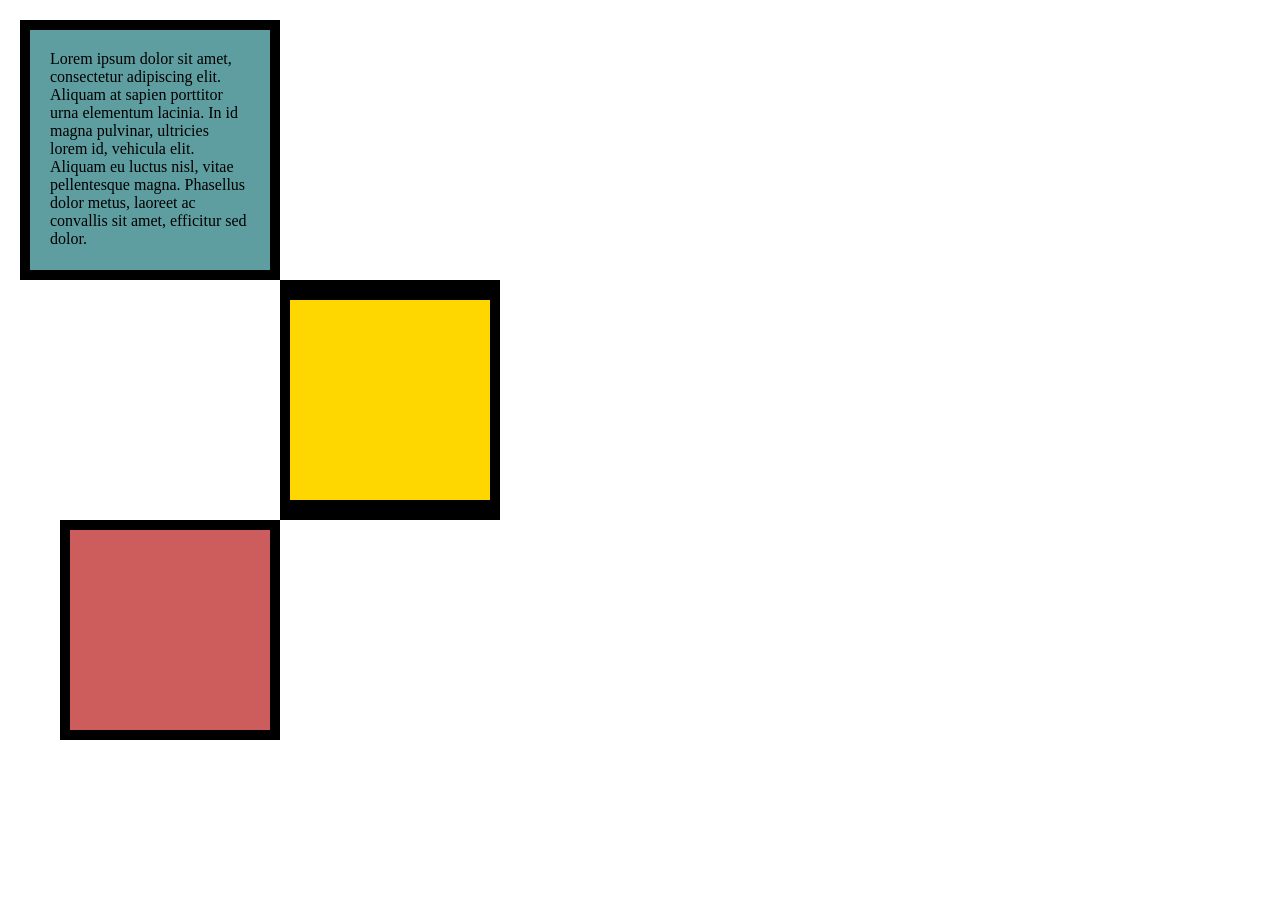
<file: CSS Activity 2/index.html>
<!DOCTYPE html>
<html lang="en">

<head>
  <meta charset="UTF-8">
  <title>CSS Box Model</title>
  <style>
     body{
      margin:0;
      padding:20px;
    }
    .box{
      width:200px;
      height:200px;
    }
   .box-1{
      background-color:cadetblue;
      padding:20px;
      border:10px solid black;
      margin:0;
    }
   .box-2{
      background-color:gold;
      border-style:solid;
      border-color:black;
      border-width:20px 10px; 
      margin-left:260px;   
    }
   .box-3{
      background-color:indianred;
      border:10px solid black;
      margin-left:40px;   
    }
  </style>
</head>
<body>
  <div class="box box-1">
    <p style="margin:0;">
      
      Lorem ipsum dolor sit amet, consectetur adipiscing elit. Aliquam at sapien porttitor urna elementum lacinia. In
      id magna pulvinar, ultricies lorem id, vehicula elit. Aliquam eu luctus nisl, vitae pellentesque magna. Phasellus
      dolor metus, laoreet ac convallis sit amet, efficitur sed dolor.
    </p>
  </div>
  <div class="box box-2"></div>
  <div class="box box-3"></div>
</head>


  <!-- TODOs:
1. Create 3 Boxes using the div element.
2. Set their sizes to 200px heigh by 200px wide.
3. Set different background colors for each of the boxes (I used cadetblue, gold and indianred).
4. Add a paragraph <p> element into the first div and add the following words:
    Lorem ipsum dolor sit amet, consectetur adipiscing elit. Aliquam at sapien porttitor urna elementum lacinia. In
    id magna pulvinar, ultricies lorem id, vehicula elit. Aliquam eu luctus nisl, vitae pellentesque magna. Phasellus
    dolor metus, laoreet ac convallis sit amet, efficitur sed dolor.
5. Set the 1st div to have 20px padding all around with a black 10px border.
6. Fix the style of the <p> element to remove all margins.
Hint: Use the CSS inspector in Chrome.
7. Set the 2nd div to have a 20px border on top and bottom and 10px border left and right. (See goal image)
8. Set the 3rd div to have a 10px border 
9. Set the margins for the divs so that each box corner touches the other. (See the goal image)
-->

</body>

</html>
</file>
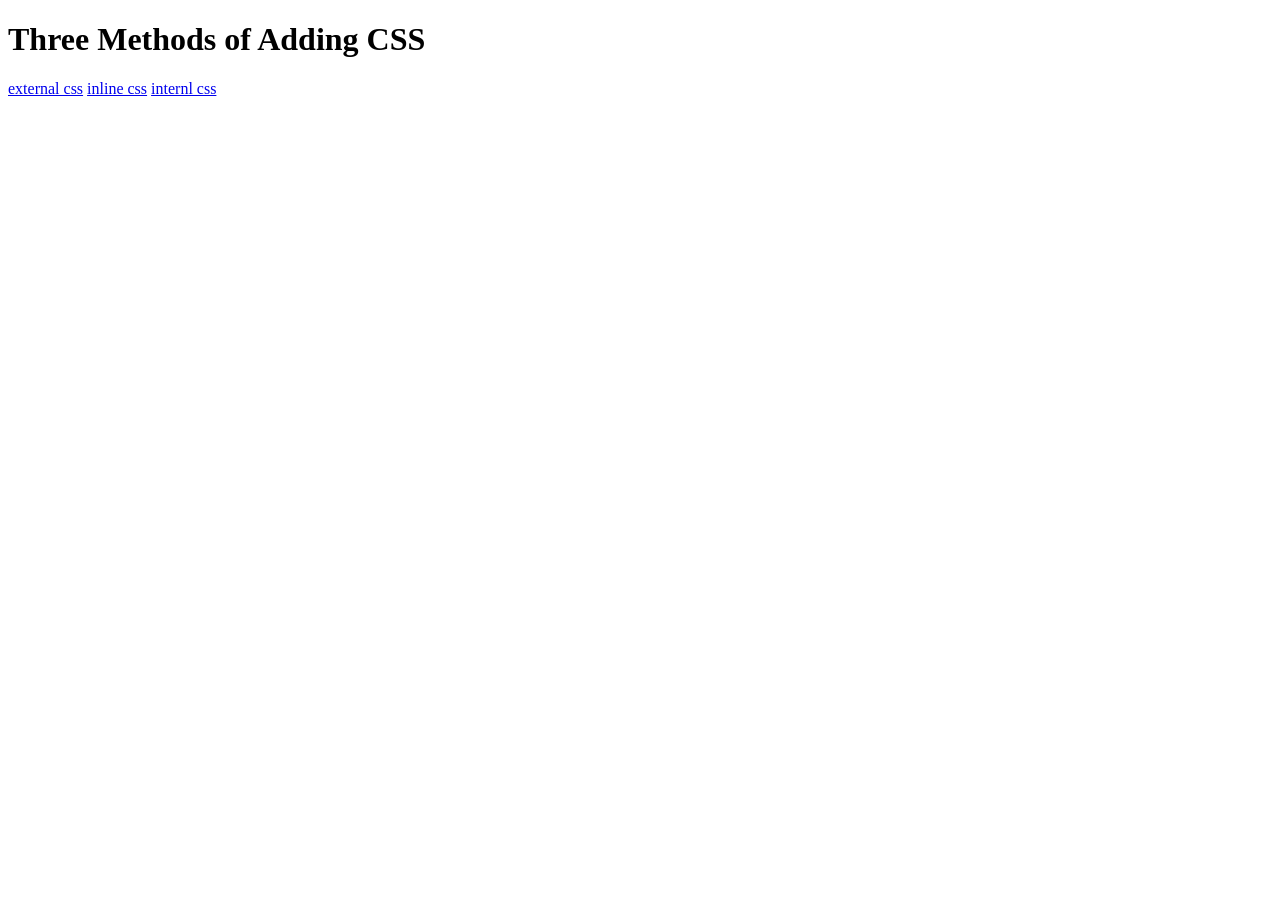
<file: Lab practical 1/index.html>
<!DOCTYPE html>
<html lang="en">

<head>
  <link rel="stylesheet" href="C:\Users\Lenovo\Downloads\css-activity1\css-activity1\style.css">
  <meta charset="UTF-8">
  <title>Adding CSS</title>
</head>

<body>
  <h1 class="p">Three Methods of Adding CSS</h1>
  <a href="C:\Users\Lenovo\Downloads\css-activity1\css-activity1\external.html">external css</a> 
   <a href="C:\Users\Lenovo\Downloads\css-activity1\css-activity1\inline.html">inline css</a>
   <a href="C:\Users\Lenovo\Downloads\css-activity1\css-activity1\internal.html">internl css</a>

</body>

</html>
</file>
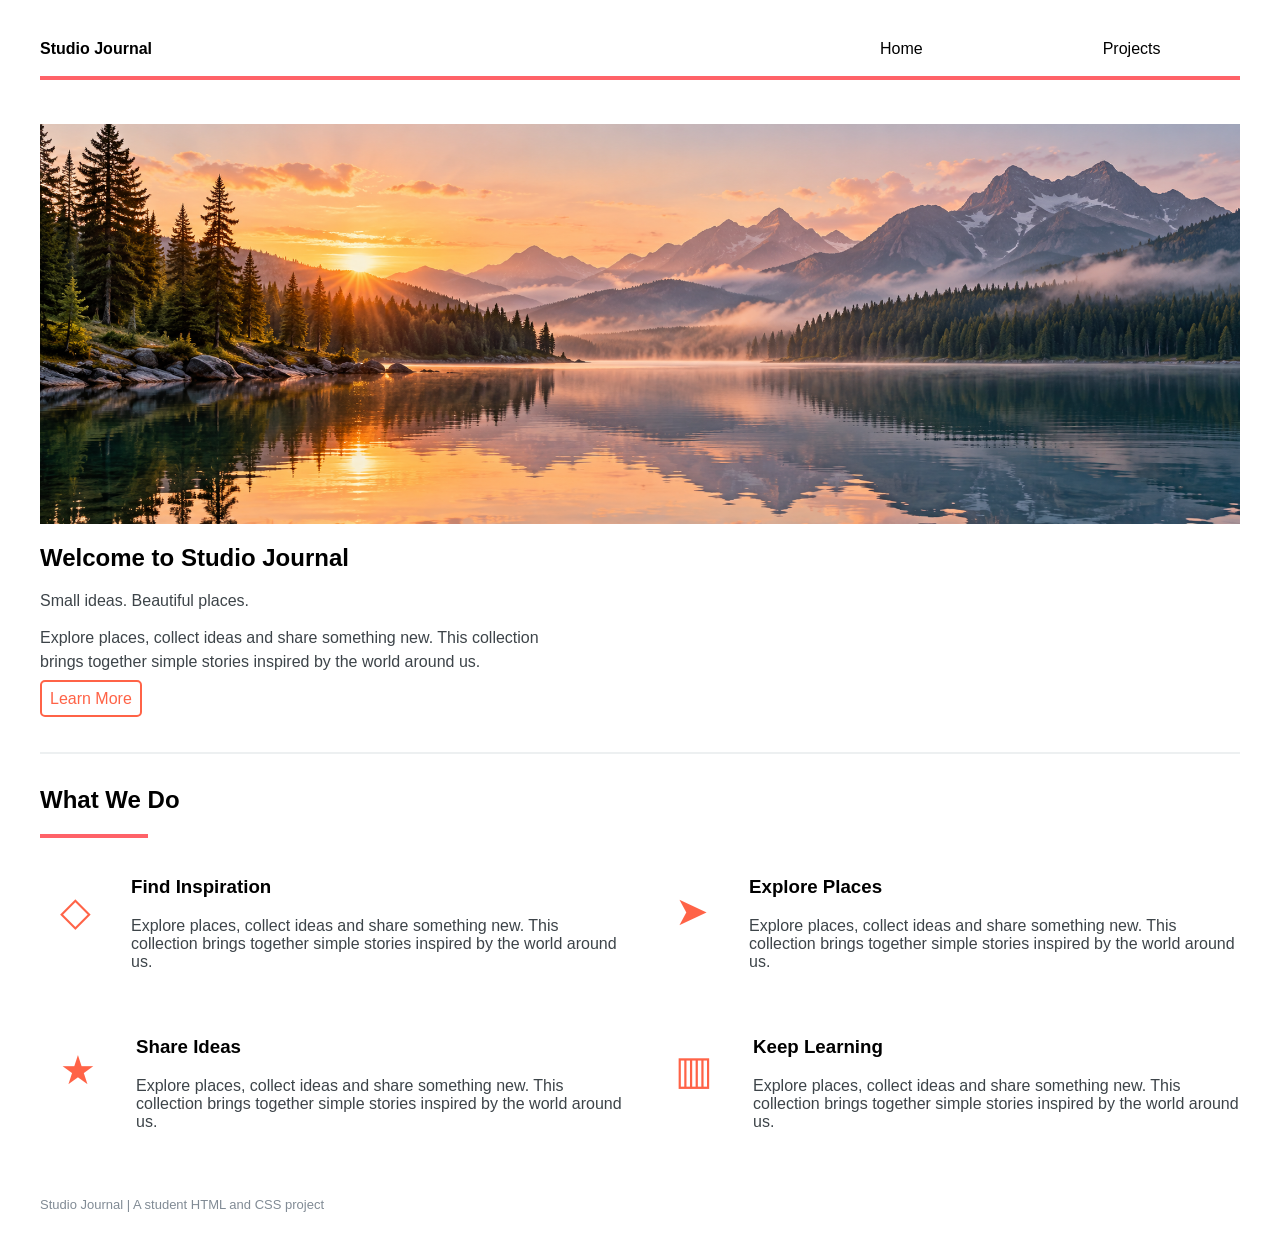
<file: Lab practical 2/index.html>
<!DOCTYPE html>
<html lang="en">
<head>
    <meta charset="UTF-8">
    <meta name="viewport" content="width=device-width, initial-scale=1.0">
    <title>Studio Journal | Home</title>
    <link rel="stylesheet" href="style.css">
</head>
<body class="body-class">
    <header class="header-main">
        <a class="logo" href="index.html"><strong>Studio Journal</strong></a>
        <nav class="nav">
            <a href="index.html" class="active" aria-current="page">Home</a>
            <a href="projects.html" class="projects1">Projects</a>
        </nav>
        
    </header>
    <hr class="line">
    <main>
        <section class="intro">
            <img class="banner" src="images/pic10.png" alt="Mountain lake at sunrise">
            <h1 class="welcome">Welcome to Studio Journal</h1>
            <p class="subtitle">Small ideas. Beautiful places.</p>
            <p class="Explore">Explore places, collect ideas and share something new. This collection brings together simple stories inspired by the world around us.</p>
            <a class="button1" href="#features">Learn More</a>
            <hr class="hrTag">
        </section>

        <section id="features">
            <h2>What We Do</h2>
            <hr class="line3">
            <div class="features">
                <article class="feature">
                    <span class="icon" aria-hidden="true">◇</span>
                    <div>
                        <h3>Find Inspiration</h3>
                        <p>Explore places, collect ideas and share something new. This collection brings together simple stories inspired by the world around us.</p>
                    </div>
                </article>
                <article class="feature">
                    <span class="icon" aria-hidden="true">➤</span>
                    <div>
                        <h3>Explore Places</h3>
                        <p>Explore places, collect ideas and share something new. This collection brings together simple stories inspired by the world around us.</p>
                    </div>
                </article>
                <article class="feature">
                    <span class="icon" aria-hidden="true">★</span>
                    <div>
                        <h3>Share Ideas</h3>
                        <p>Explore places, collect ideas and share something new. This collection brings together simple stories inspired by the world around us.</p>
                    </div>
                </article>
                <article class="feature">
                    <span class="icon" aria-hidden="true">▥</span>
                    <div>
                        <h3>Keep Learning</h3>
                        <p>Explore places, collect ideas and share something new. This collection brings together simple stories inspired by the world around us.</p>
                    </div>
                </article>
            </div>
        </section>
    </main>
    <footer>Studio Journal | A student HTML and CSS project</footer>
</body>
</html>
</file>
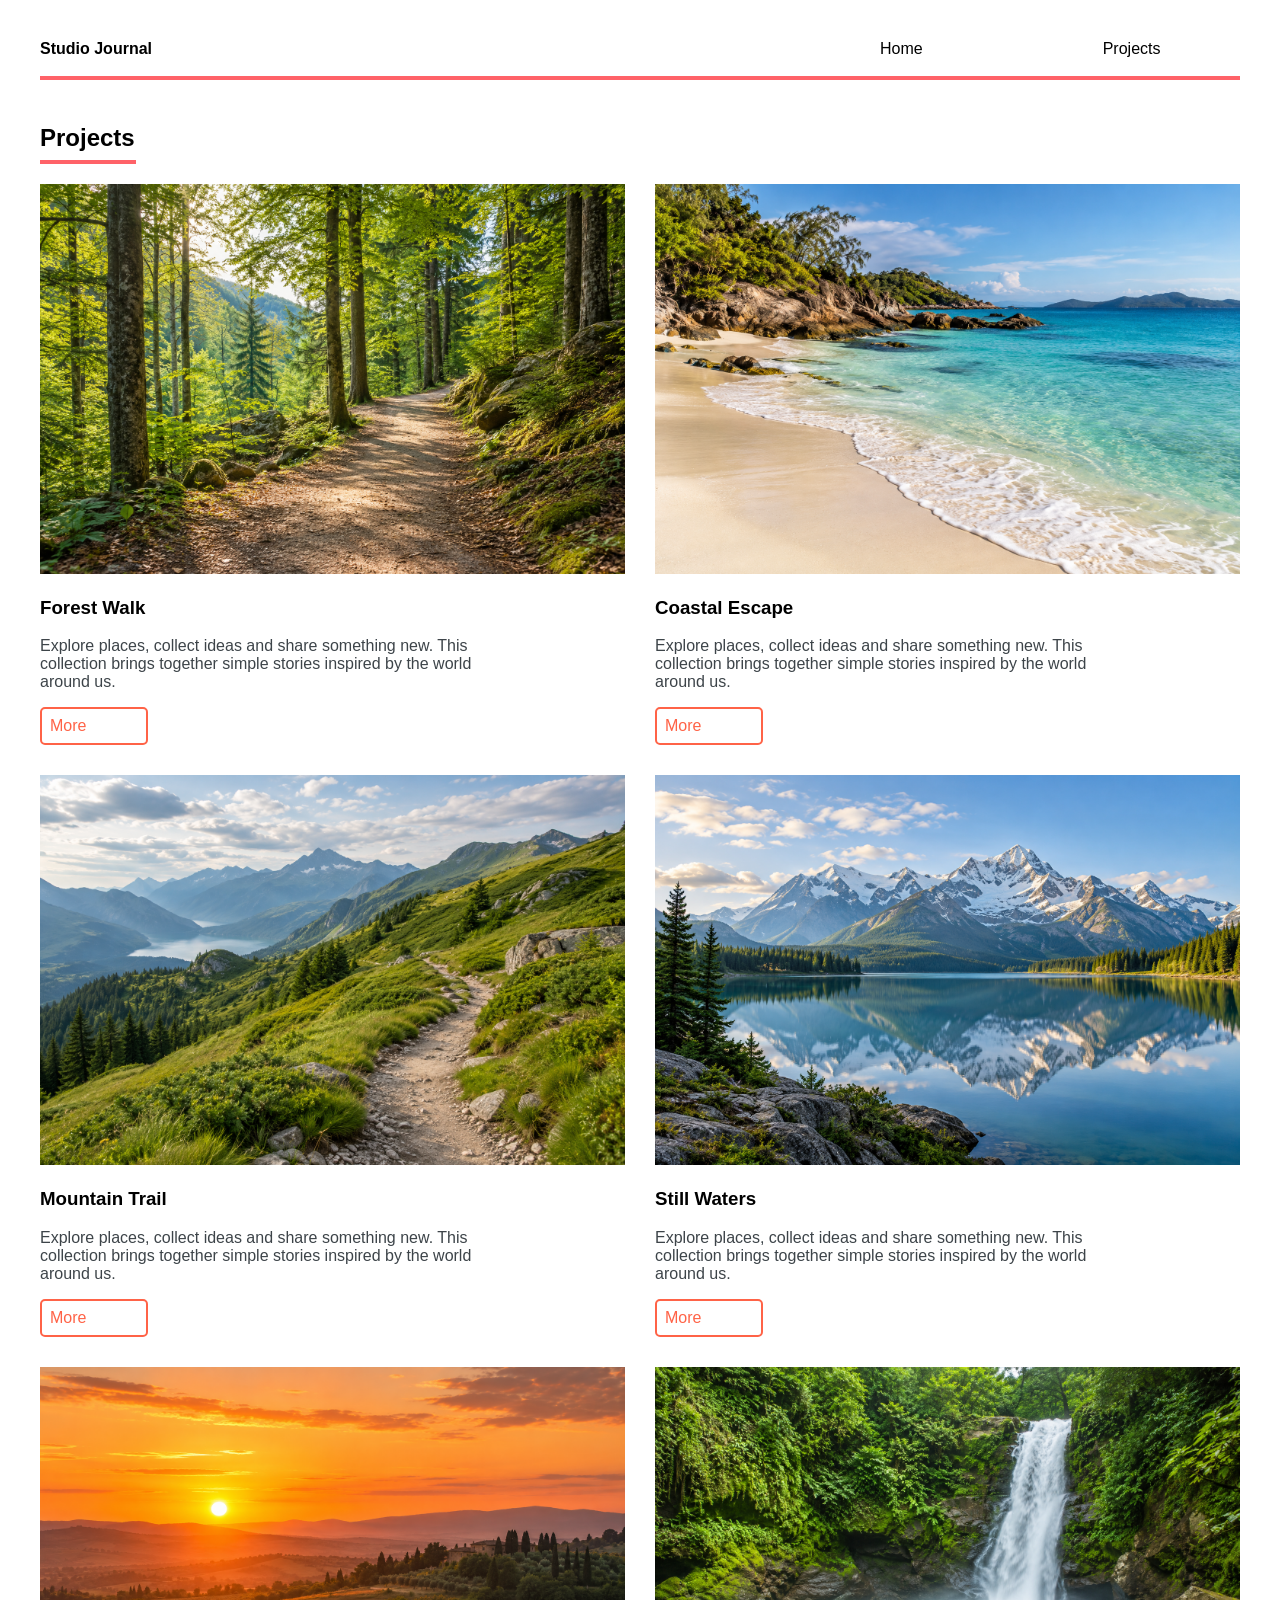
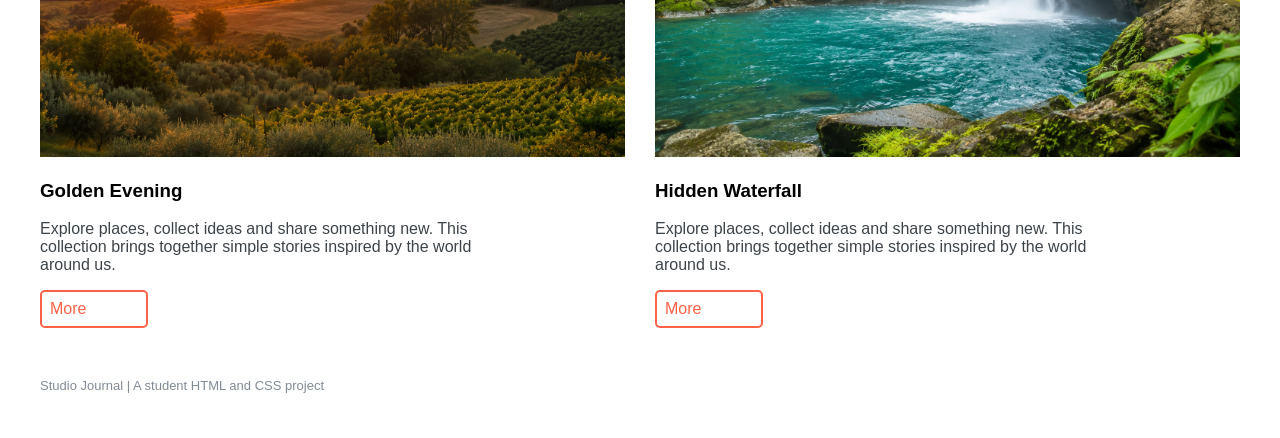
<file: Lab practical 2/projects.html>
<!DOCTYPE html>
<html lang="en">
<head>
    <meta charset="UTF-8">
    <meta name="viewport" content="width=device-width, initial-scale=1.0">
    <title>Studio Journal | Projects</title>
    <link rel="stylesheet" href="style.css">
</head>
<body class="body-class">
    <header class="header-main">
        <a class="logo" href="index.html"><strong>Studio Journal</strong></a>
        <nav class="nav">
            <a href="index.html" class="active" aria-current="page">Home</a>
            <a href="projects.html" class="projects1">Projects</a>
        </nav>
        
    </header>
    <hr class="line">
    <main>
        <section>
            <h1 class="section-title">Projects</h1>
            <hr class="line2">
            <div class="projects">
                <article>
                    <img src="images/pic01.png" alt="Sunlit path through a green forest">
                    <h3>Forest Walk</h3>
                    <p>Explore places, collect ideas and share something new. This collection brings together simple stories inspired by the world around us.</p>
                    <a class="button" href="images/pic01.png">More</a>
                </article>
                <article>
                    <img src="images/pic02.png" alt="Sandy coastline beside turquoise water">
                    <h3>Coastal Escape</h3>
                    <p>Explore places, collect ideas and share something new. This collection brings together simple stories inspired by the world around us.</p>
                    <a class="button" href="images/pic02.png">More</a>
                </article>
                <article>
                    <img src="images/pic03.png" alt="Trail through green mountain hills">
                    <h3>Mountain Trail</h3>
                    <p>Explore places, collect ideas and share something new. This collection brings together simple stories inspired by the world around us.</p>
                    <a class="button" href="images/pic03.png">More</a>
                </article>
                <article>
                    <img src="images/pic04.png" alt="Lake reflecting distant mountains">
                    <h3>Still Waters</h3>
                    <p>Explore places, collect ideas and share something new. This collection brings together simple stories inspired by the world around us.</p>
                    <a class="button" href="images/pic04.png">More</a>
                </article>
                <article>
                    <img src="images/pic05.png" alt="Sunset over rolling countryside">
                    <h3>Golden Evening</h3>
                    <p>Explore places, collect ideas and share something new. This collection brings together simple stories inspired by the world around us.</p>
                    <a class="button" href="images/pic05.png">More</a>
                </article>
                <article>
                    <img src="images/pic06.png" alt="Waterfall surrounded by green plants">
                    <h3>Hidden Waterfall</h3>
                    <p>Explore places, collect ideas and share something new. This collection brings together simple stories inspired by the world around us.</p>
                    <a class="button" href="images/pic06.png">More</a>
                </article>
            </div>
        </section>
    </main>
    <footer>Studio Journal | A student HTML and CSS project</footer>
</body>
</html>
</file>
<file: Lab practical 2/style.css>
.header-main{
    display: flex;
    width: 100%;
    justify-content:center;
    color: #3d4449;
}
.nav{
    display: flex;
    gap: 50%;
    width: 30%;
}
.active{
    display: flex;
}
.logo{
    display: flex;
    width: 70%;
}
.projects1{
    display: flex;
}
.body-class{
    width: 100%;
    max-width: 100%;
    box-sizing: border-box;
    font-family: Arial, Helvetica, sans-serif;
    margin: 0;
    padding: 40px;
    color: #3d4449;
}
.banner{
    width: 100%;
    display: block;
}
.line{
    border: none;
    height: 4px;
    background-color: #ff6268;
    margin: 18px 0 44px;
}
.logo,.projects1,.active{
    color: black;
    text-decoration: none;
}
.h1,h2,h3{
    color:black
}
.welcome{
    color: black;
    font-weight: bolder;
    font-family:'Franklin Gothic Medium', 'Arial Narrow', Arial, sans-serif;
}
.Explore{
    width: 45%;
    line-height: 1.5;
}
.button1{
    display: inline block;
    text-decoration: none;
    padding: 8px;
    border: 2px solid tomato;
    border-radius: 5px;
    color: tomato;
}
.button1:hover {
    background-color: tomato;
    border: 2px solid tomato;
    color: white;
}
.hrTag {
    border: none;
    height: 2px;
    background-color: #edf0f1;
    margin: 44px 0 32px;
}
.features,.projects{
    display: grid;
    grid-template-columns: 1fr 1fr;
    gap:30px;
    margin: 0%;
    padding: 0%;
    
}
.icon{
    color: tomato;
    font-size: 40px;
    padding: 20px;
    margin-top: 10px;
}
.feature{
    display: flex;
    gap: 20px;

}
h3{
    font-family: 'Segoe UI', Tahoma, Geneva, Verdana, sans-serif;
}
footer {
    margin-top: 50px;
    color: #818b95;
    font-size: 13px;
    padding-bottom: 5px;
}
.img{
    width: 100%;
    display: block;
}
.projects img{
    width: 100%;
    height: auto;
}
.projects p{
    width: 80%;
}
.button{
    width: 15%;
    display: block;
    text-decoration: none;
    padding: 8px;
    border: 2px solid tomato;
    border-radius: 5px;
    color: tomato;
}
.button:hover {
    background-color: tomato;
    border: 2px solid tomato;
    color: white;
}
.section-title{
    color: black;
    font-weight: bolder;
    font-family: 'Franklin Gothic Medium', 'Arial Narrow', Arial, sans-serif;
    margin: 0%;
}
.line2{
    margin-bottom: 20px;
    width: 8%;
    margin-left: 0;
    margin-right: auto;
    border: none;
    height: 4px;
    background-color: #ff6268;
}
.line3{
    margin-bottom: 20px;
    width: 9%;
    margin-left: 0;
    margin-right: auto;
    border: none;
    height: 4px;
    background-color: #ff6268;
}
</file>
